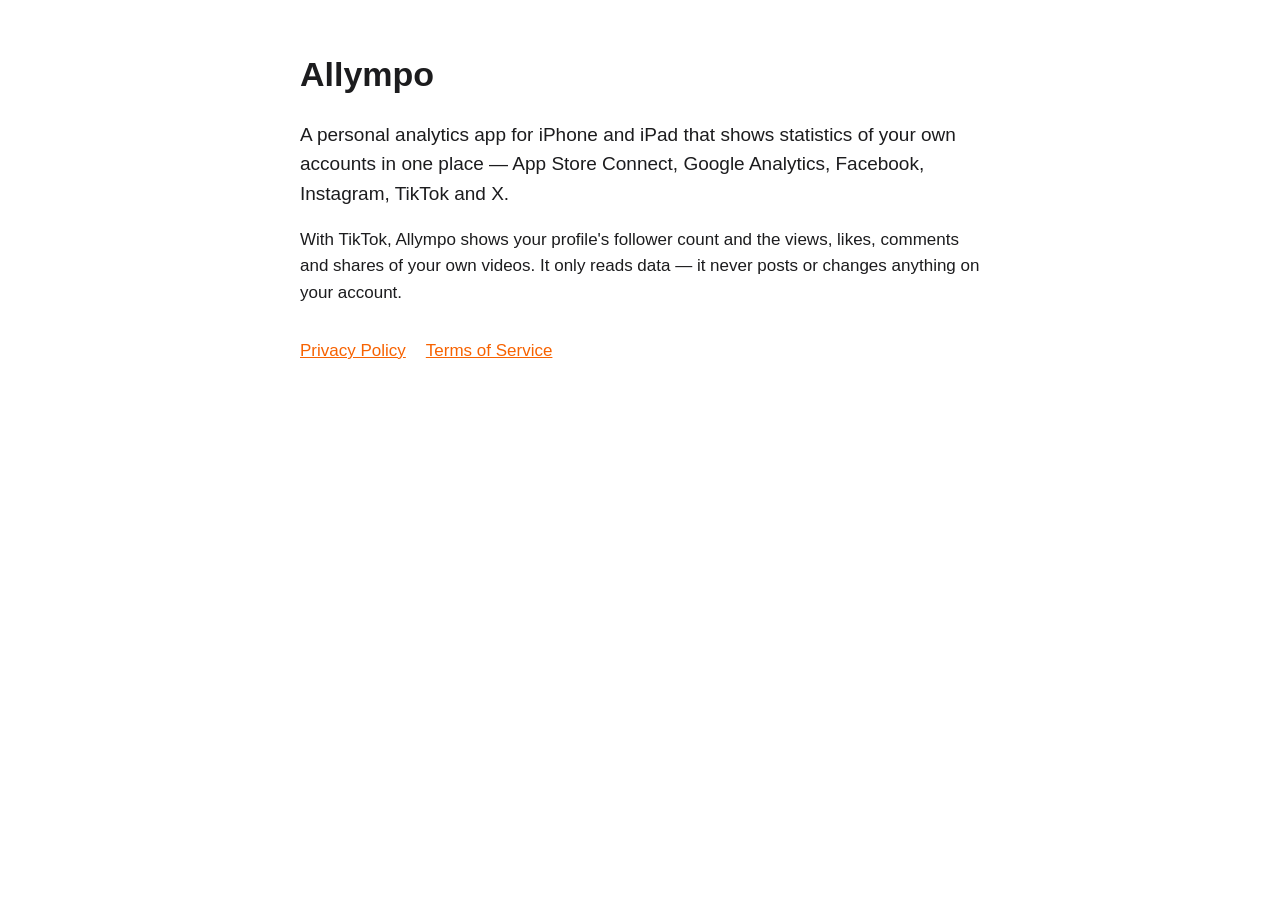
<file: index.html>
<!DOCTYPE html>
<!--
  Host this folder on GitHub Pages as the repo `applytics-tiktok-redirect`, so it's served at
  https://zolcer.github.io/applytics-tiktok-redirect/ — the `redirectURI` in TikTokSignInProvider.swift
  and the Redirect URI / Website URL in the TikTok developer portal.

  Two jobs:
  - OAuth redirect: TikTok requires an HTTPS redirect_uri (no custom URL schemes), so when TikTok
    sends the user here with `?code=…` or `?error=…`, the page bounces straight into the app via
    the `applytics-tiktok://` scheme ASWebAuthenticationSession is listening for.
  - Website URL: opened without those parameters, it's a small landing page for the app with
    links to the privacy policy and terms TikTok asks for.
-->
<html lang="en">
<head>
  <meta charset="utf-8">
  <meta name="viewport" content="width=device-width, initial-scale=1">
  <title>Allympo</title>
  <script>
    // Forward the exact query string TikTok appended into the app, matching `callbackURLScheme`
    // in TikTokSignInProvider.swift.
    var params = new URLSearchParams(window.location.search);
    if (params.has("code") || params.has("error")) {
      window.location.replace("applytics-tiktok://oauth-callback" + window.location.search);
    }
  </script>
  <link rel="stylesheet" href="style.css">
</head>
<body>
  <main>
    <h1>Allympo</h1>
    <p class="lead">A personal analytics app for iPhone and iPad that shows statistics of your own accounts in one place — App Store Connect, Google Analytics, Facebook, Instagram, TikTok and X.</p>
    <p>With TikTok, Allympo shows your profile's follower count and the views, likes, comments and shares of your own videos. It only reads data — it never posts or changes anything on your account.</p>
    <p id="redirecting" hidden>Returning to the Allympo app…</p>
    <nav>
      <a href="privacy.html">Privacy Policy</a>
      <a href="terms.html">Terms of Service</a>
    </nav>
  </main>
  <script>
    if (params.has("code") || params.has("error")) {
      document.getElementById("redirecting").hidden = false;
    }
  </script>
</body>
</html>
</file>
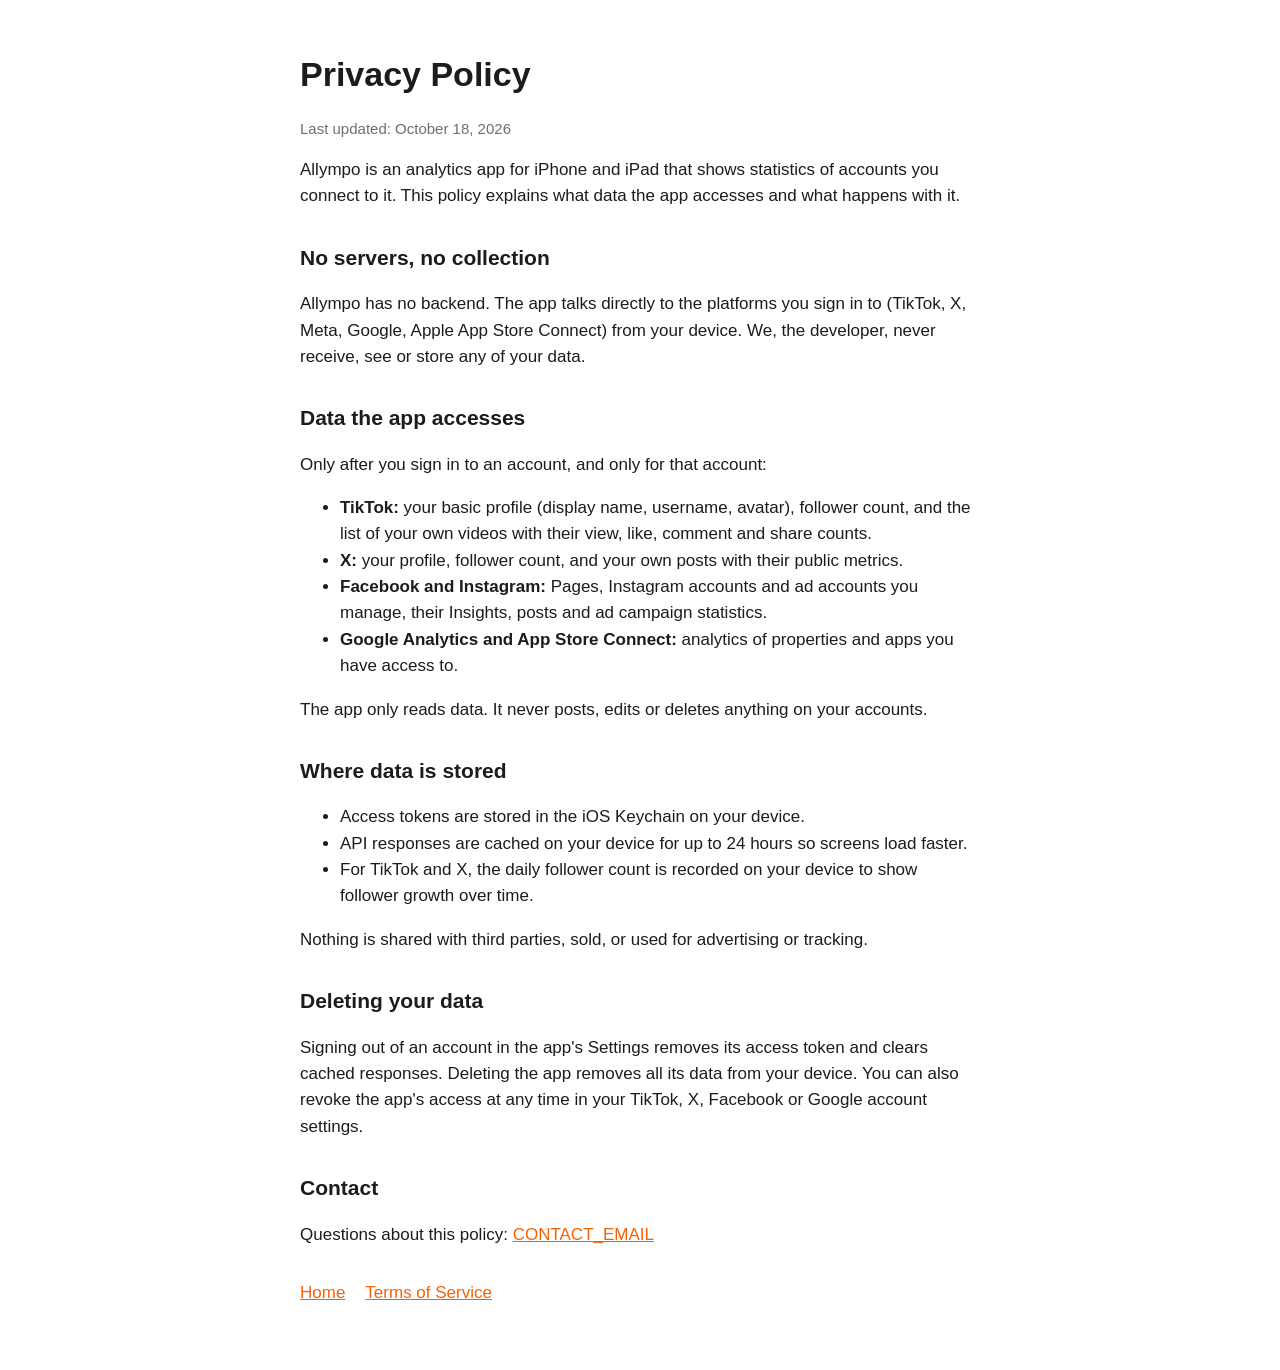
<file: privacy.html>
<!DOCTYPE html>
<html lang="en">
<head>
  <meta charset="utf-8">
  <meta name="viewport" content="width=device-width, initial-scale=1">
  <title>Privacy Policy – Allympo</title>
  <link rel="stylesheet" href="style.css">
</head>
<body>
  <main>
    <h1>Privacy Policy</h1>
    <p class="muted">Last updated: October 18, 2026</p>

    <p>Allympo is an analytics app for iPhone and iPad that shows statistics of accounts you connect to it. This policy explains what data the app accesses and what happens with it.</p>

    <h2>No servers, no collection</h2>
    <p>Allympo has no backend. The app talks directly to the platforms you sign in to (TikTok, X, Meta, Google, Apple App Store Connect) from your device. We, the developer, never receive, see or store any of your data.</p>

    <h2>Data the app accesses</h2>
    <p>Only after you sign in to an account, and only for that account:</p>
    <ul>
      <li><strong>TikTok:</strong> your basic profile (display name, username, avatar), follower count, and the list of your own videos with their view, like, comment and share counts.</li>
      <li><strong>X:</strong> your profile, follower count, and your own posts with their public metrics.</li>
      <li><strong>Facebook and Instagram:</strong> Pages, Instagram accounts and ad accounts you manage, their Insights, posts and ad campaign statistics.</li>
      <li><strong>Google Analytics and App Store Connect:</strong> analytics of properties and apps you have access to.</li>
    </ul>
    <p>The app only reads data. It never posts, edits or deletes anything on your accounts.</p>

    <h2>Where data is stored</h2>
    <ul>
      <li>Access tokens are stored in the iOS Keychain on your device.</li>
      <li>API responses are cached on your device for up to 24 hours so screens load faster.</li>
      <li>For TikTok and X, the daily follower count is recorded on your device to show follower growth over time.</li>
    </ul>
    <p>Nothing is shared with third parties, sold, or used for advertising or tracking.</p>

    <h2>Deleting your data</h2>
    <p>Signing out of an account in the app's Settings removes its access token and clears cached responses. Deleting the app removes all its data from your device. You can also revoke the app's access at any time in your TikTok, X, Facebook or Google account settings.</p>

    <h2>Contact</h2>
    <p>Questions about this policy: <a href="mailto:info@conspra.sk">CONTACT_EMAIL</a></p>

    <nav>
      <a href="./">Home</a>
      <a href="terms.html">Terms of Service</a>
    </nav>
  </main>
</body>
</html>
</file>
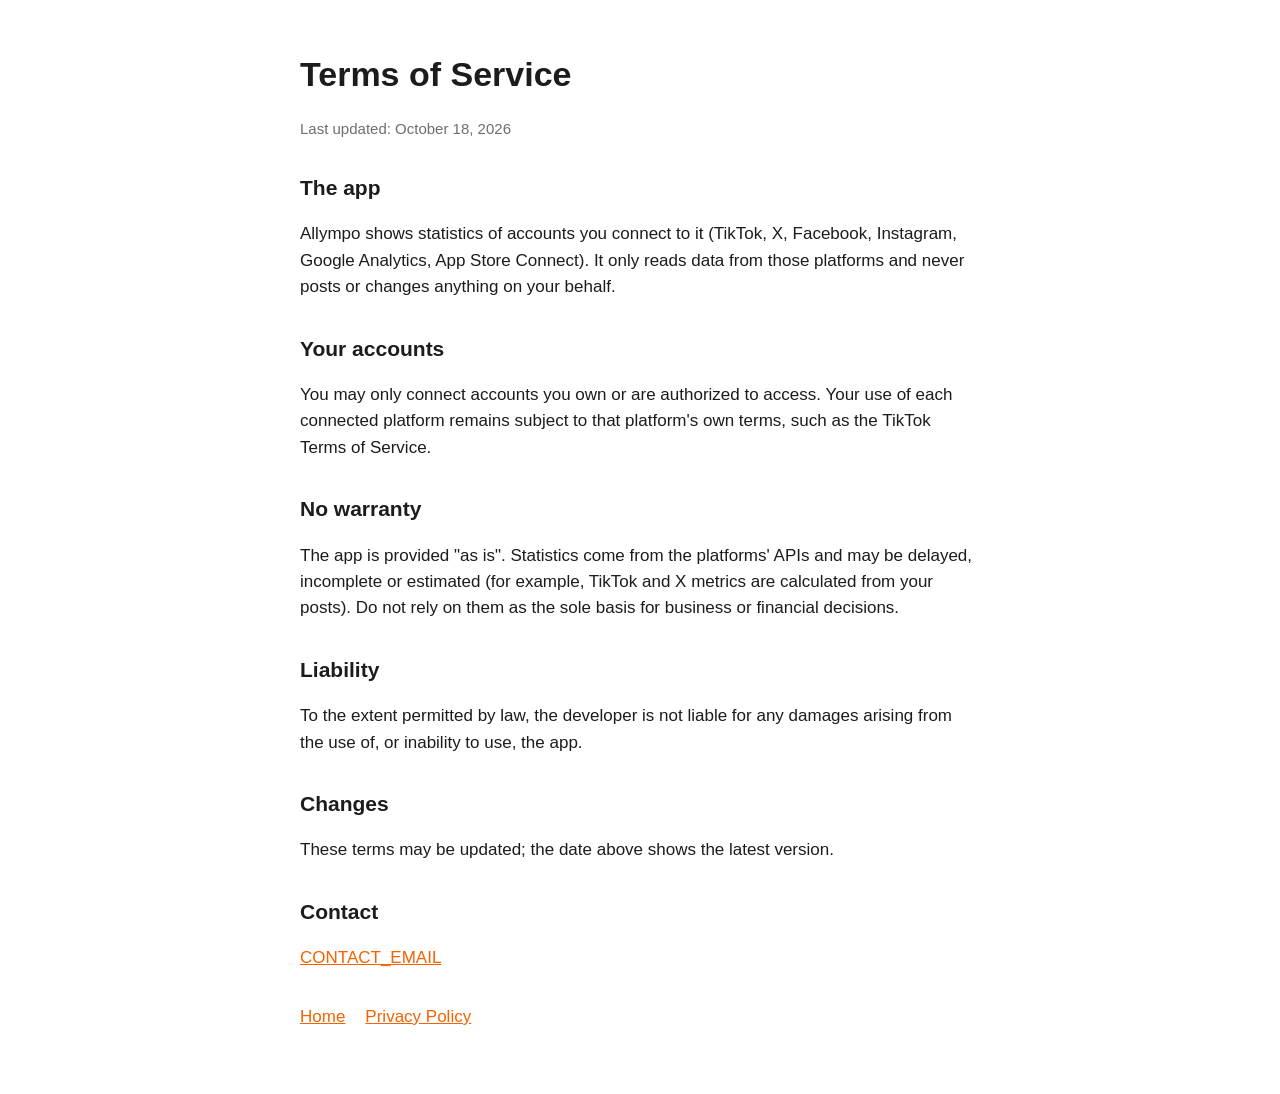
<file: terms.html>
<!DOCTYPE html>
<html lang="en">
<head>
  <meta charset="utf-8">
  <meta name="viewport" content="width=device-width, initial-scale=1">
  <title>Terms of Service – Allympo</title>
  <link rel="stylesheet" href="style.css">
</head>
<body>
  <main>
    <h1>Terms of Service</h1>
    <p class="muted">Last updated: October 18, 2026</p>

    <h2>The app</h2>
    <p>Allympo shows statistics of accounts you connect to it (TikTok, X, Facebook, Instagram, Google Analytics, App Store Connect). It only reads data from those platforms and never posts or changes anything on your behalf.</p>

    <h2>Your accounts</h2>
    <p>You may only connect accounts you own or are authorized to access. Your use of each connected platform remains subject to that platform's own terms, such as the TikTok Terms of Service.</p>

    <h2>No warranty</h2>
    <p>The app is provided "as is". Statistics come from the platforms' APIs and may be delayed, incomplete or estimated (for example, TikTok and X metrics are calculated from your posts). Do not rely on them as the sole basis for business or financial decisions.</p>

    <h2>Liability</h2>
    <p>To the extent permitted by law, the developer is not liable for any damages arising from the use of, or inability to use, the app.</p>

    <h2>Changes</h2>
    <p>These terms may be updated; the date above shows the latest version.</p>

    <h2>Contact</h2>
    <p><a href="mailto:info@conspra.sk">CONTACT_EMAIL</a></p>

    <nav>
      <a href="./">Home</a>
      <a href="privacy.html">Privacy Policy</a>
    </nav>
  </main>
</body>
</html>
</file>
<file: style.css>
:root {
  --bg: #ffffff;
  --text: #1c1c1e;
  --muted: #6e6e73;
  --accent: #f76200;
}

@media (prefers-color-scheme: dark) {
  :root {
    --bg: #000000;
    --text: #f2f2f7;
    --muted: #98989d;
  }
}

body {
  margin: 0;
  background: var(--bg);
  color: var(--text);
  font: 17px/1.55 -apple-system, BlinkMacSystemFont, "Segoe UI", Roboto, sans-serif;
}

main {
  max-width: 680px;
  margin: 0 auto;
  padding: 48px 16px 64px;
}

h1 { font-size: 34px; margin: 0 0 16px; }
h2 { font-size: 21px; margin: 32px 0 8px; }
.lead { font-size: 19px; }
.muted { color: var(--muted); font-size: 15px; }
a { color: var(--accent); }
nav { display: flex; gap: 20px; margin-top: 32px; }
</file>
